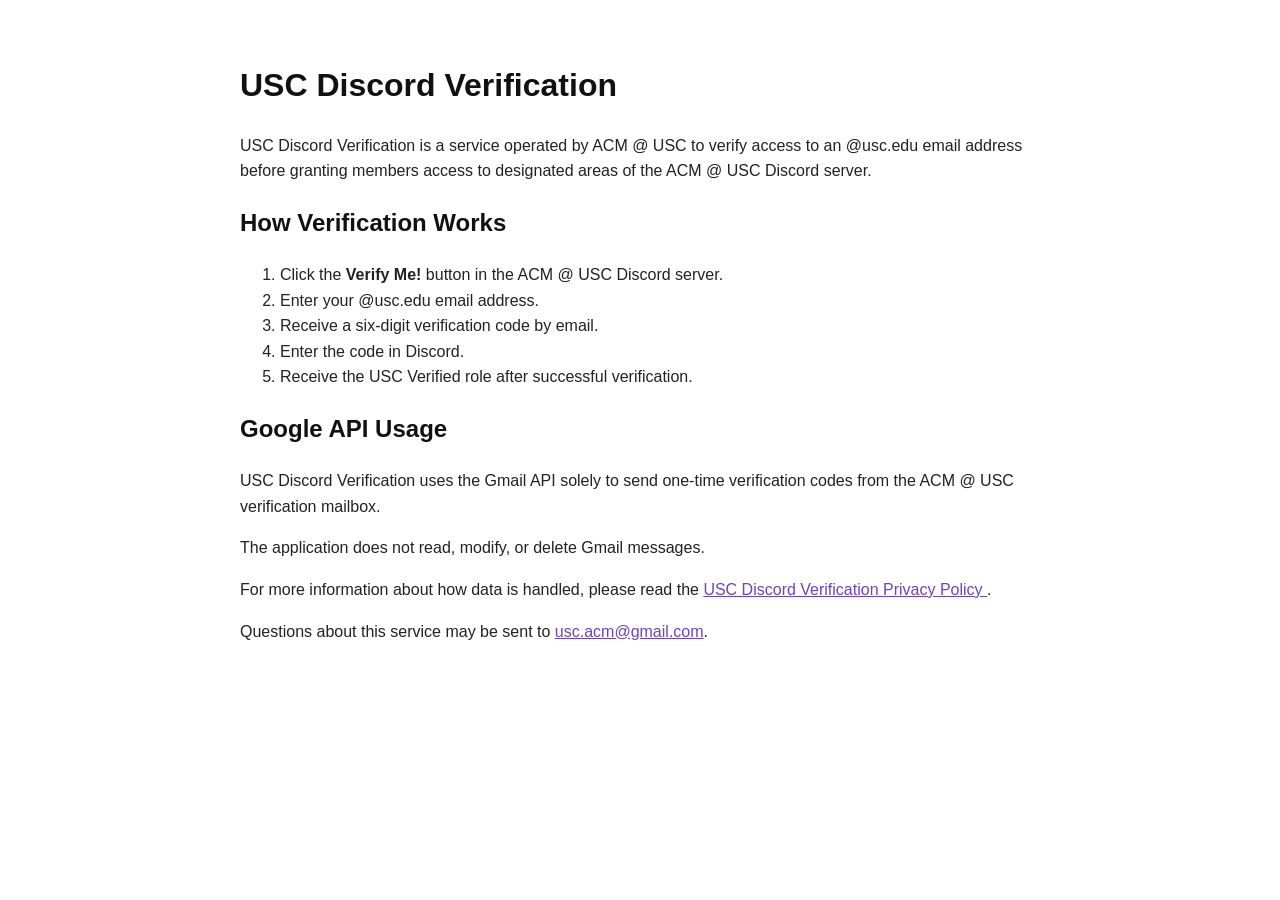
<file: discord-verification/index.html>
<!DOCTYPE html>
<html lang="en">
<head>
  <meta charset="UTF-8">
  <meta name="viewport" content="width=device-width, initial-scale=1.0">

  <title>USC Discord Verification | ACM @ USC</title>

  <style>
    body {
      font-family: Arial, sans-serif;
      max-width: 800px;
      margin: 60px auto;
      padding: 0 24px;
      line-height: 1.6;
      color: #222;
    }

    h1, h2 {
      color: #111;
    }

    a {
      color: #6f42c1;
    }
  </style>
</head>

<body>
  <main>

    <h1>USC Discord Verification</h1>

    <p>
      USC Discord Verification is a service operated by ACM @ USC
      to verify access to an @usc.edu email address before granting
      members access to designated areas of the ACM @ USC Discord server.
    </p>

    <h2>How Verification Works</h2>

    <ol>
      <li>Click the <strong>Verify Me!</strong> button in the ACM @ USC Discord server.</li>
      <li>Enter your @usc.edu email address.</li>
      <li>Receive a six-digit verification code by email.</li>
      <li>Enter the code in Discord.</li>
      <li>Receive the USC Verified role after successful verification.</li>
    </ol>

    <h2>Google API Usage</h2>

    <p>
      USC Discord Verification uses the Gmail API solely to send
      one-time verification codes from the ACM @ USC verification
      mailbox.
    </p>

    <p>
      The application does not read, modify, or delete Gmail messages.
    </p>

    <p>
      For more information about how data is handled, please read the
      <a href="/discord-verification/privacy/">
        USC Discord Verification Privacy Policy
      </a>.
    </p>

    <p>
      Questions about this service may be sent to
      <a href="mailto:usc.acm@gmail.com">usc.acm@gmail.com</a>.
    </p>

  </main>
</body>
</html>
</file>
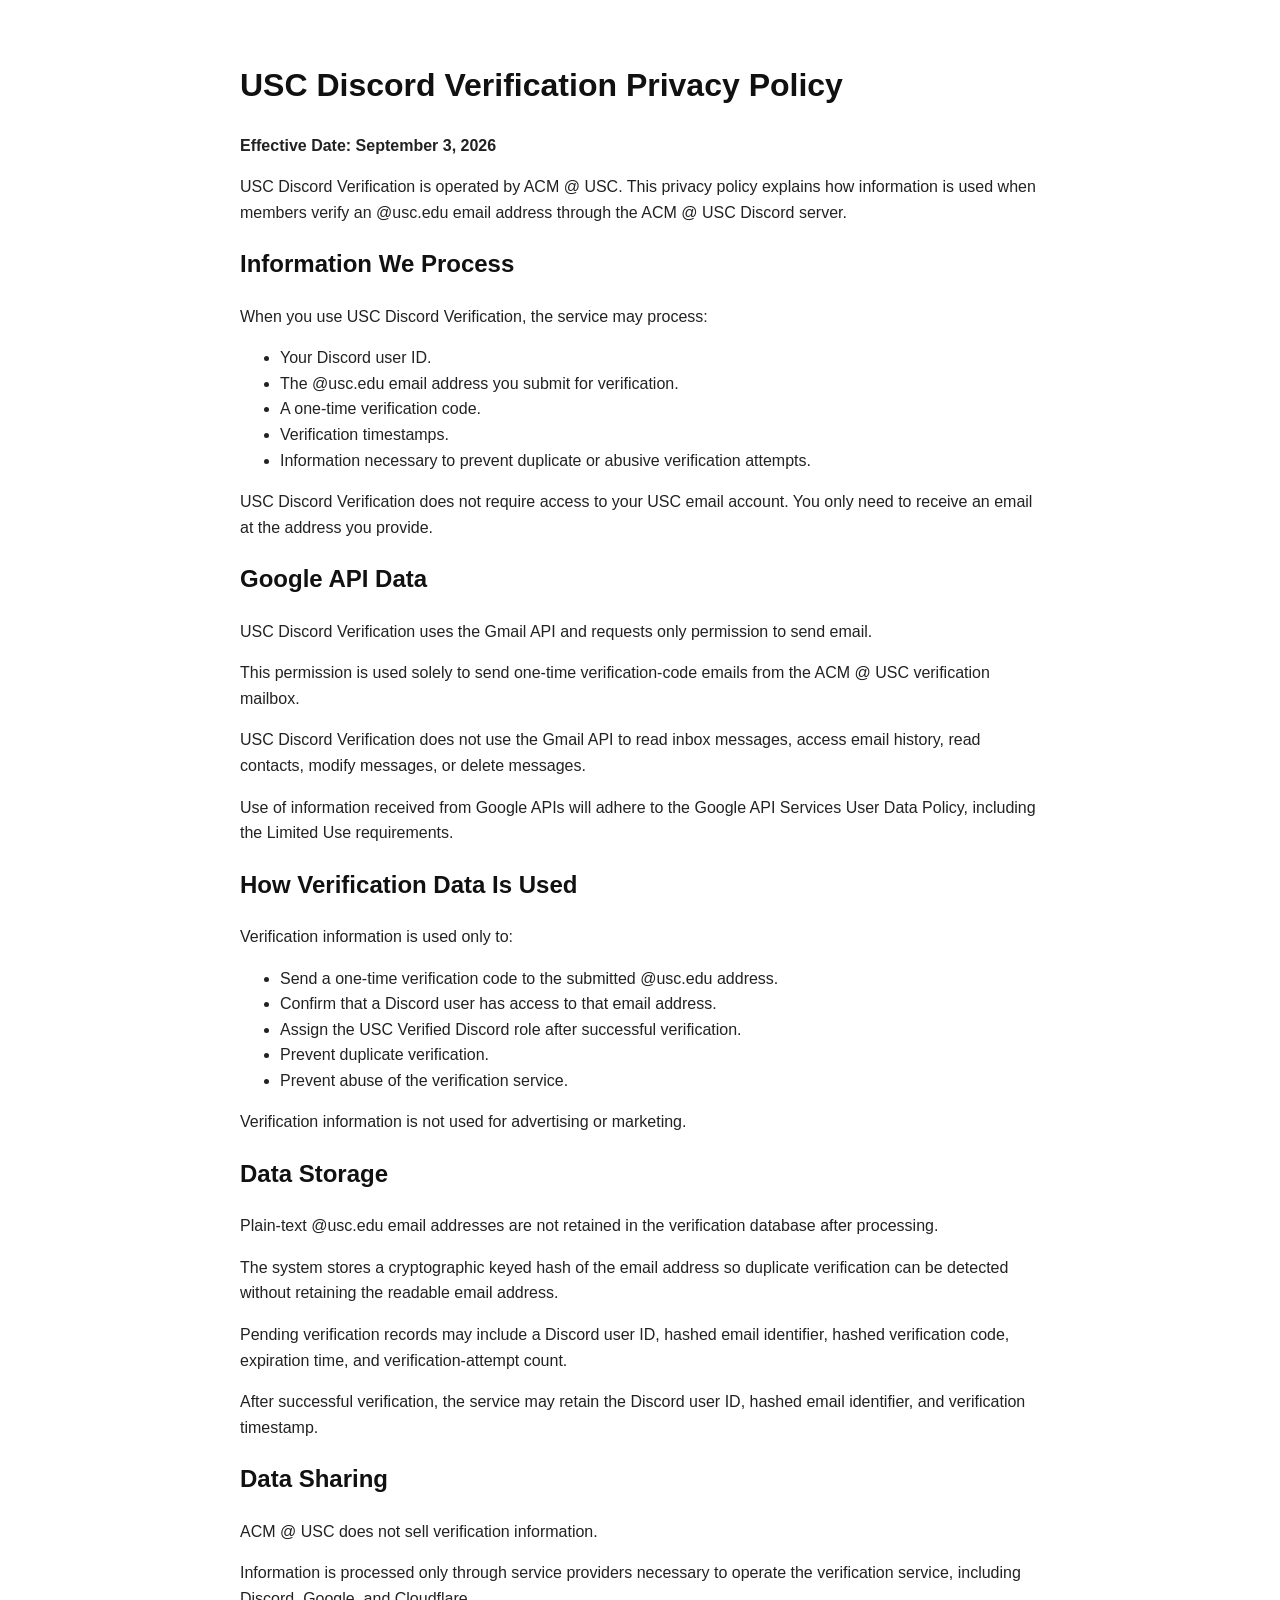
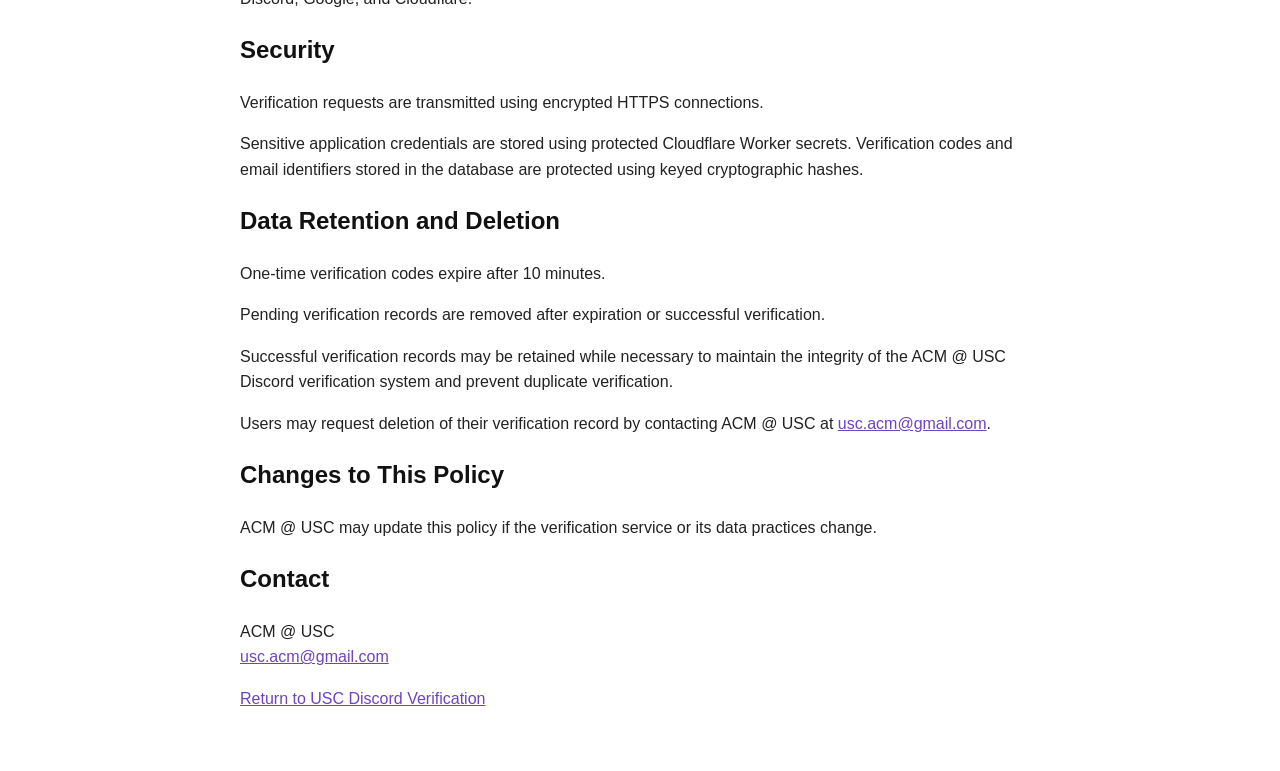
<file: discord-verification/privacy/index.html>
<!DOCTYPE html>
<html lang="en">
<head>
  <meta charset="UTF-8">
  <meta name="viewport" content="width=device-width, initial-scale=1.0">

  <title>Privacy Policy | USC Discord Verification</title>

  <style>
    body {
      font-family: Arial, sans-serif;
      max-width: 800px;
      margin: 60px auto;
      padding: 0 24px;
      line-height: 1.6;
      color: #222;
    }

    h1, h2 {
      color: #111;
    }

    a {
      color: #6f42c1;
    }
  </style>
</head>

<body>
  <main>

    <h1>USC Discord Verification Privacy Policy</h1>

    <p><strong>Effective Date: September 3, 2026</strong></p>

    <p>
      USC Discord Verification is operated by ACM @ USC.
      This privacy policy explains how information is used when
      members verify an @usc.edu email address through the ACM @ USC
      Discord server.
    </p>

    <h2>Information We Process</h2>

    <p>
      When you use USC Discord Verification, the service may process:
    </p>

    <ul>
      <li>Your Discord user ID.</li>
      <li>The @usc.edu email address you submit for verification.</li>
      <li>A one-time verification code.</li>
      <li>Verification timestamps.</li>
      <li>Information necessary to prevent duplicate or abusive verification attempts.</li>
    </ul>

    <p>
      USC Discord Verification does not require access to your USC
      email account. You only need to receive an email at the address
      you provide.
    </p>

    <h2>Google API Data</h2>

    <p>
      USC Discord Verification uses the Gmail API and requests only
      permission to send email.
    </p>

    <p>
      This permission is used solely to send one-time verification-code
      emails from the ACM @ USC verification mailbox.
    </p>

    <p>
      USC Discord Verification does not use the Gmail API to read inbox
      messages, access email history, read contacts, modify messages,
      or delete messages.
    </p>

    <p>
      Use of information received from Google APIs will adhere to the
      Google API Services User Data Policy, including the Limited Use
      requirements.
    </p>

    <h2>How Verification Data Is Used</h2>

    <p>Verification information is used only to:</p>

    <ul>
      <li>Send a one-time verification code to the submitted @usc.edu address.</li>
      <li>Confirm that a Discord user has access to that email address.</li>
      <li>Assign the USC Verified Discord role after successful verification.</li>
      <li>Prevent duplicate verification.</li>
      <li>Prevent abuse of the verification service.</li>
    </ul>

    <p>
      Verification information is not used for advertising or marketing.
    </p>

    <h2>Data Storage</h2>

    <p>
      Plain-text @usc.edu email addresses are not retained in the
      verification database after processing.
    </p>

    <p>
      The system stores a cryptographic keyed hash of the email address
      so duplicate verification can be detected without retaining the
      readable email address.
    </p>

    <p>
      Pending verification records may include a Discord user ID,
      hashed email identifier, hashed verification code, expiration
      time, and verification-attempt count.
    </p>

    <p>
      After successful verification, the service may retain the Discord
      user ID, hashed email identifier, and verification timestamp.
    </p>

    <h2>Data Sharing</h2>

    <p>
      ACM @ USC does not sell verification information.
    </p>

    <p>
      Information is processed only through service providers necessary
      to operate the verification service, including Discord, Google,
      and Cloudflare.
    </p>

    <h2>Security</h2>

    <p>
      Verification requests are transmitted using encrypted HTTPS
      connections.
    </p>

    <p>
      Sensitive application credentials are stored using protected
      Cloudflare Worker secrets. Verification codes and email
      identifiers stored in the database are protected using keyed
      cryptographic hashes.
    </p>

    <h2>Data Retention and Deletion</h2>

    <p>
      One-time verification codes expire after 10 minutes.
    </p>

    <p>
      Pending verification records are removed after expiration or
      successful verification.
    </p>

    <p>
      Successful verification records may be retained while necessary
      to maintain the integrity of the ACM @ USC Discord verification
      system and prevent duplicate verification.
    </p>

    <p>
      Users may request deletion of their verification record by
      contacting ACM @ USC at
      <a href="mailto:usc.acm@gmail.com">usc.acm@gmail.com</a>.
    </p>

    <h2>Changes to This Policy</h2>

    <p>
      ACM @ USC may update this policy if the verification service or
      its data practices change.
    </p>

    <h2>Contact</h2>

    <p>
      ACM @ USC<br>
      <a href="mailto:usc.acm@gmail.com">usc.acm@gmail.com</a>
    </p>

    <p>
      <a href="/discord-verification/">
        Return to USC Discord Verification
      </a>
    </p>

  </main>
</body>
</html>
</file>
